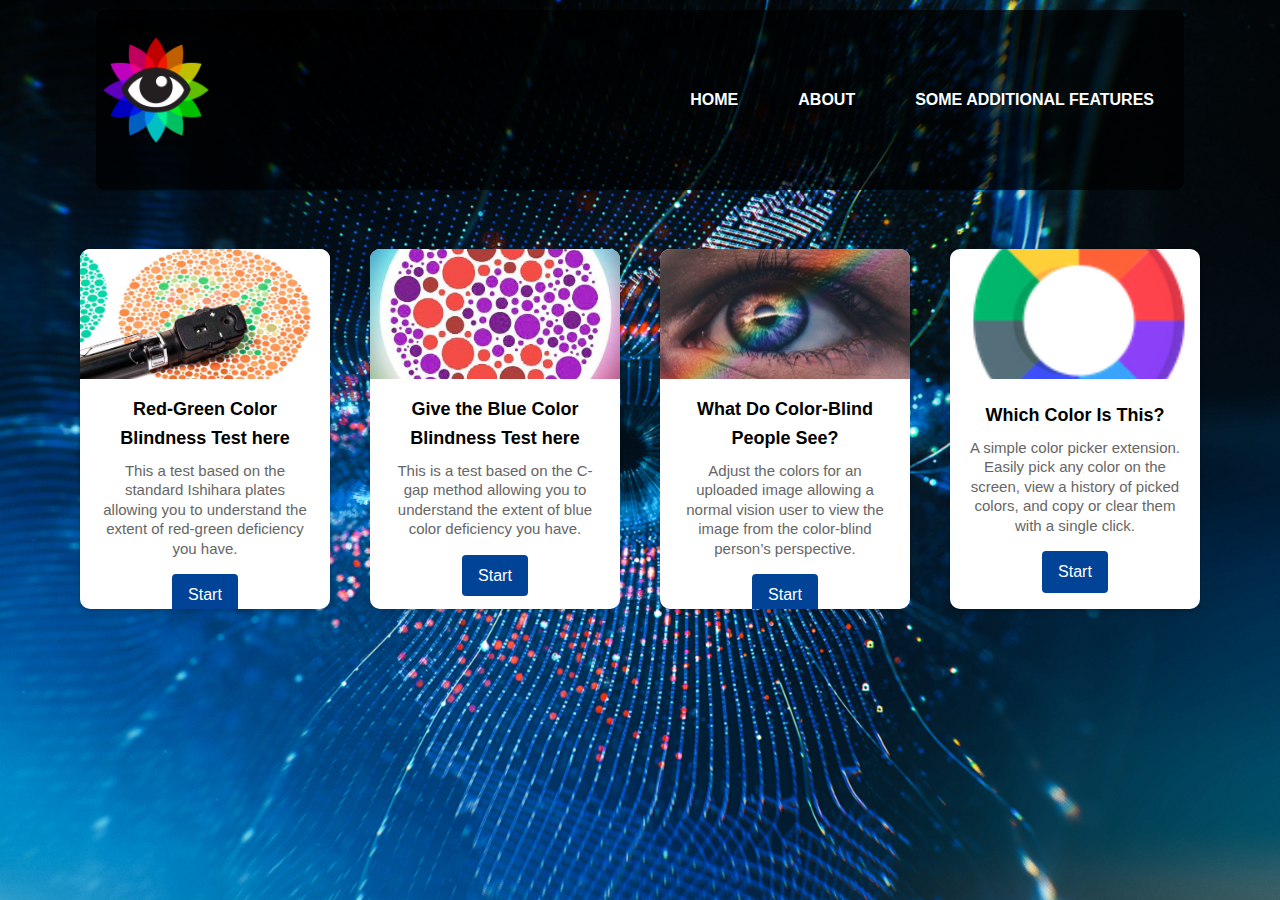
<file: colorblindhelper/index.html>
<!DOCTYPE html>
<html lang="en">
<head>
    <meta charset="UTF-8">
    <meta name="viewport" content="width=device-width, initial-scale=1.0">
    <link rel="stylesheet" href="style.css">
    <title>Colour Detection</title>
</head>
<body>
    <div class="banner">
        <div class="navbar">
            <div class="circular-image">
                <img src="logo.png" class="logo">
            </div>
            <ul>
                <li><a href="#">Home</a></li>
                <li><a href="about_page.html">About</a></li>
                <li><a href="additional_features.html">Some Additional Features</a></li>
            </ul>
        </div>
        <div class="content">
            <div class="card-container">
                <div class="card">
                    <img src="red_green_test.jpg">
                    <div class="card-content">
                        <h3>Red-Green Color Blindness Test here</h3>
                        <p>This a test based on the standard Ishihara plates allowing you to understand the extent of red-green deficiency you have.</p>
                        <a href="test_home.html" class="btn">Start</a>
                    </div>
                </div>
                <div class="card">
                    <img src="blue_test.jpg">
                    <div class="card-content">
                        <h3>Give the Blue Color Blindness Test here</h3>
                        <p>This is a test based on the C-gap method allowing you to understand the extent of blue color deficiency you have.</p>
                        <a href="blue_test.html" class="btn">Start</a>
                    </div>
                </div>
                <div class="card">
                    <img src="how_color_blind_see.jpg">
                    <div class="card-content">
                        <h3>What Do Color-Blind People See?</h3>
                        <p>Adjust the colors for an uploaded image allowing a normal vision user to view the image from the color-blind person’s perspective.</p>
                        <a href="color_perceive.html" class="btn">Start</a>
                    </div>
                </div>
                <div class="card">
                    <img src="color_picker_128.png">
                    <div class="card-content">
                        <h3>Which Color Is This? </h3>
                        <p>A simple color picker extension. Easily pick any color on the screen, view a history of picked colors, and copy or clear them with a single click.</p>
                        <a href="color_picker.html" class="btn">Start</a>
                    </div>
                </div>
            </div>       
        </div>
    </div>
</body>
</html>
</file>
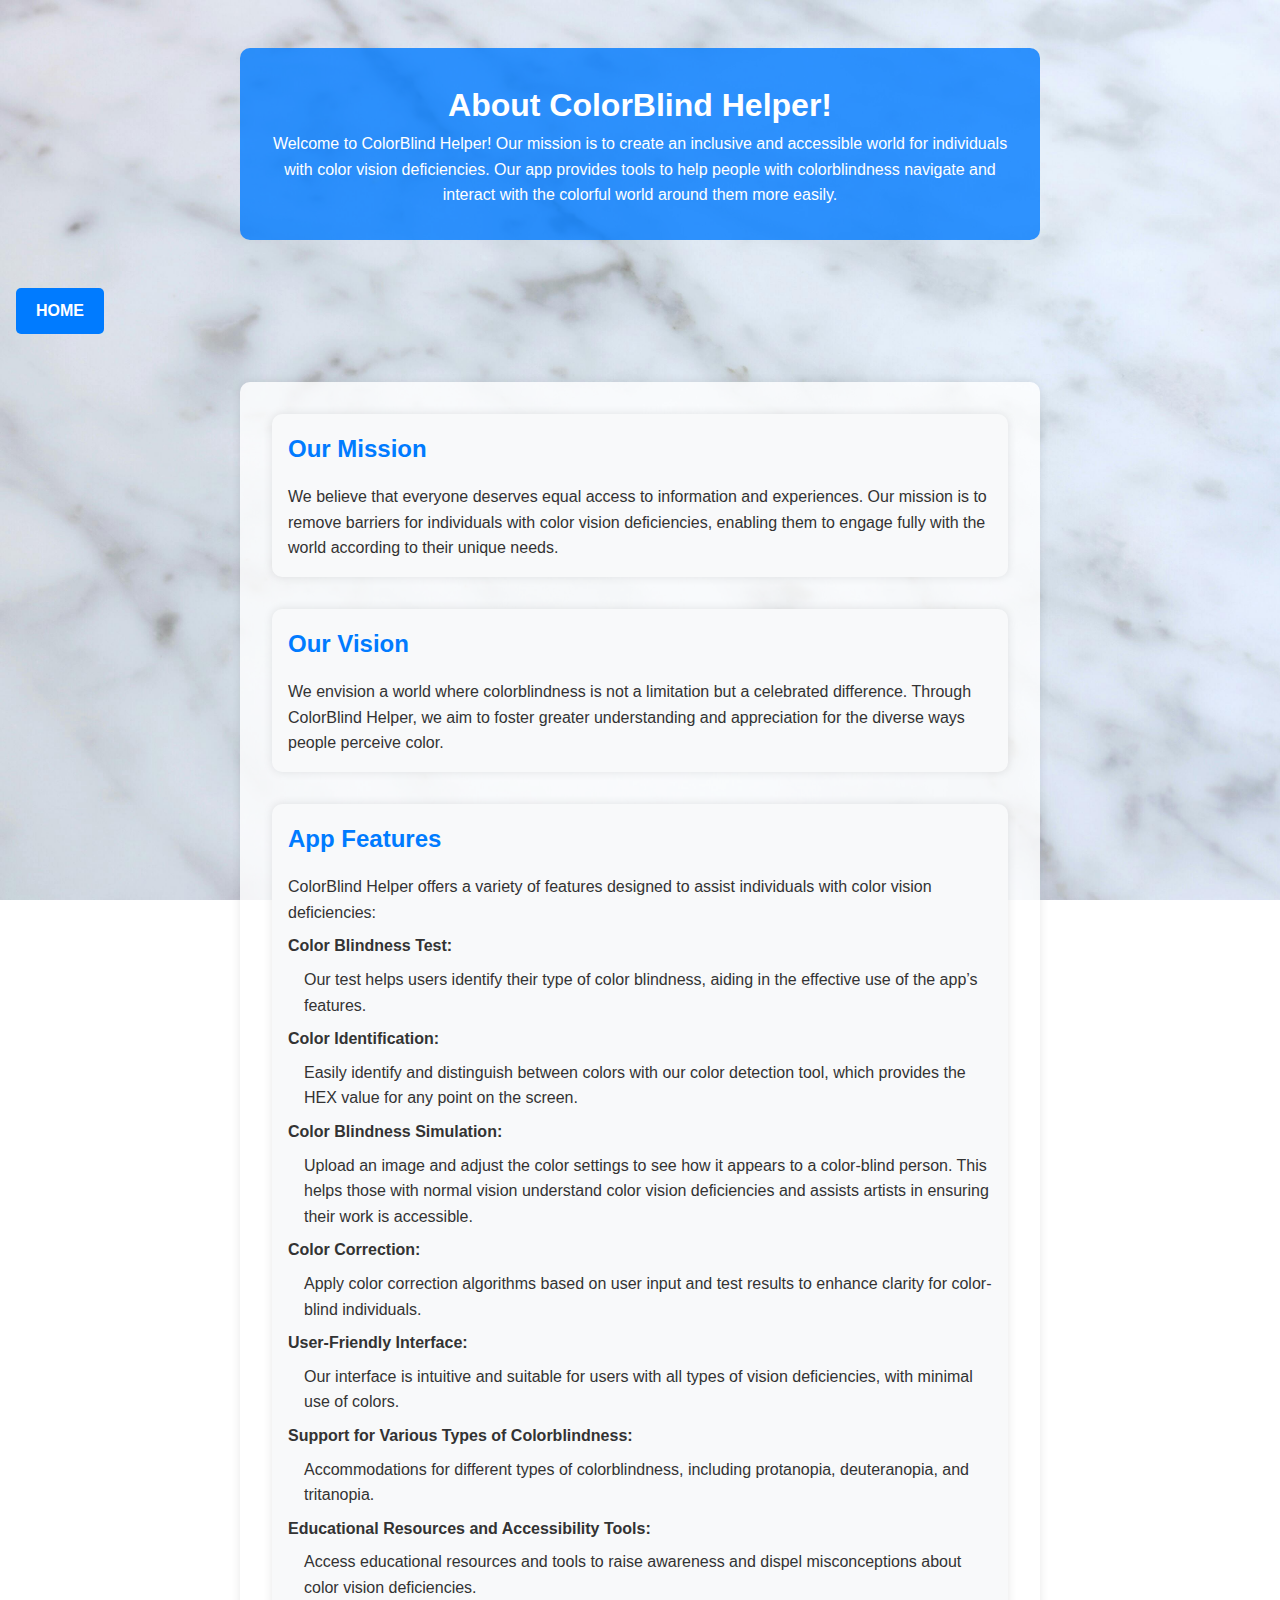
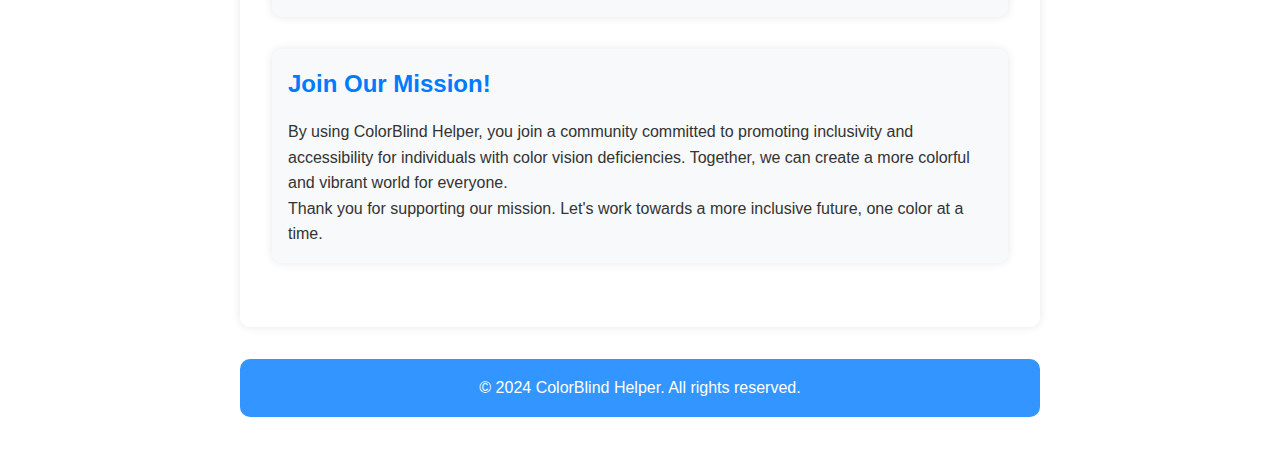
<file: colorblindhelper/about_page.html>
<!DOCTYPE html>
<html lang="en">
<head>
  <meta charset="UTF-8">
  <meta name="viewport" content="width=device-width, initial-scale=1.0">
  <title>About Our Colorblindness App</title>
  <link rel="stylesheet" href="about_style.css">
</head>
<body>
  <header>
    <h1>About ColorBlind Helper!</h1>
    <p>Welcome to ColorBlind Helper! Our mission is to create an inclusive and accessible world for individuals with color vision deficiencies. Our app provides tools to help people with colorblindness navigate and interact with the colorful world around them more easily.</p>
  </header>
  <a href="index.html">HOME</a>
  <main>
    <section>
      <h2>Our Mission</h2>
      <p>We believe that everyone deserves equal access to information and experiences. Our mission is to remove barriers for individuals with color vision deficiencies, enabling them to engage fully with the world according to their unique needs.</p>
    </section>
    <section>
      <h2>Our Vision</h2>
      <p>We envision a world where colorblindness is not a limitation but a celebrated difference. Through ColorBlind Helper, we aim to foster greater understanding and appreciation for the diverse ways people perceive color.</p>
    </section>
    <section>
      <h2>App Features</h2>
      <p>ColorBlind Helper offers a variety of features designed to assist individuals with color vision deficiencies:</p>
      <ul>
        <li>Color Blindness Test:</li>
        <p> Our test helps users identify their type of color blindness, aiding in the effective use of the app’s features.</p>
        <li>Color Identification:</li>
        <p> Easily identify and distinguish between colors with our color detection tool, which provides the HEX value for any point on the screen.</p>
        <li>Color Blindness Simulation:</li>
        <p>Upload an image and adjust the color settings to see how it appears to a color-blind person. This helps those with normal vision understand color vision deficiencies and assists artists in ensuring their work is accessible.</p>
        <li>Color Correction:</li>
        <p>Apply color correction algorithms based on user input and test results to enhance clarity for color-blind individuals.</p>
        <li>User-Friendly Interface:</li>
        <p> Our interface is intuitive and suitable for users with all types of vision deficiencies, with minimal use of colors.</p>
        <li>Support for Various Types of Colorblindness:</li>
        <p> Accommodations for different types of colorblindness, including protanopia, deuteranopia, and tritanopia.</p>
        <li>Educational Resources and Accessibility Tools:</li>
        <p> Access educational resources and tools to raise awareness and dispel misconceptions about color vision deficiencies.</p>
      </ul>
    </section>
    <section>
      <h2>Join Our Mission!</h2>
      <p>By using ColorBlind Helper, you join a community committed to promoting inclusivity and accessibility for individuals with color vision deficiencies. Together, we can create a more colorful and vibrant world for everyone.</p>
      <p>Thank you for supporting our mission. Let's work towards a more inclusive future, one color at a time.</p>
    </section>
  </main>
  <footer>
    <p>&copy; 2024 ColorBlind Helper. All rights reserved.</p>
  </footer>
</body>
</html>
</file>
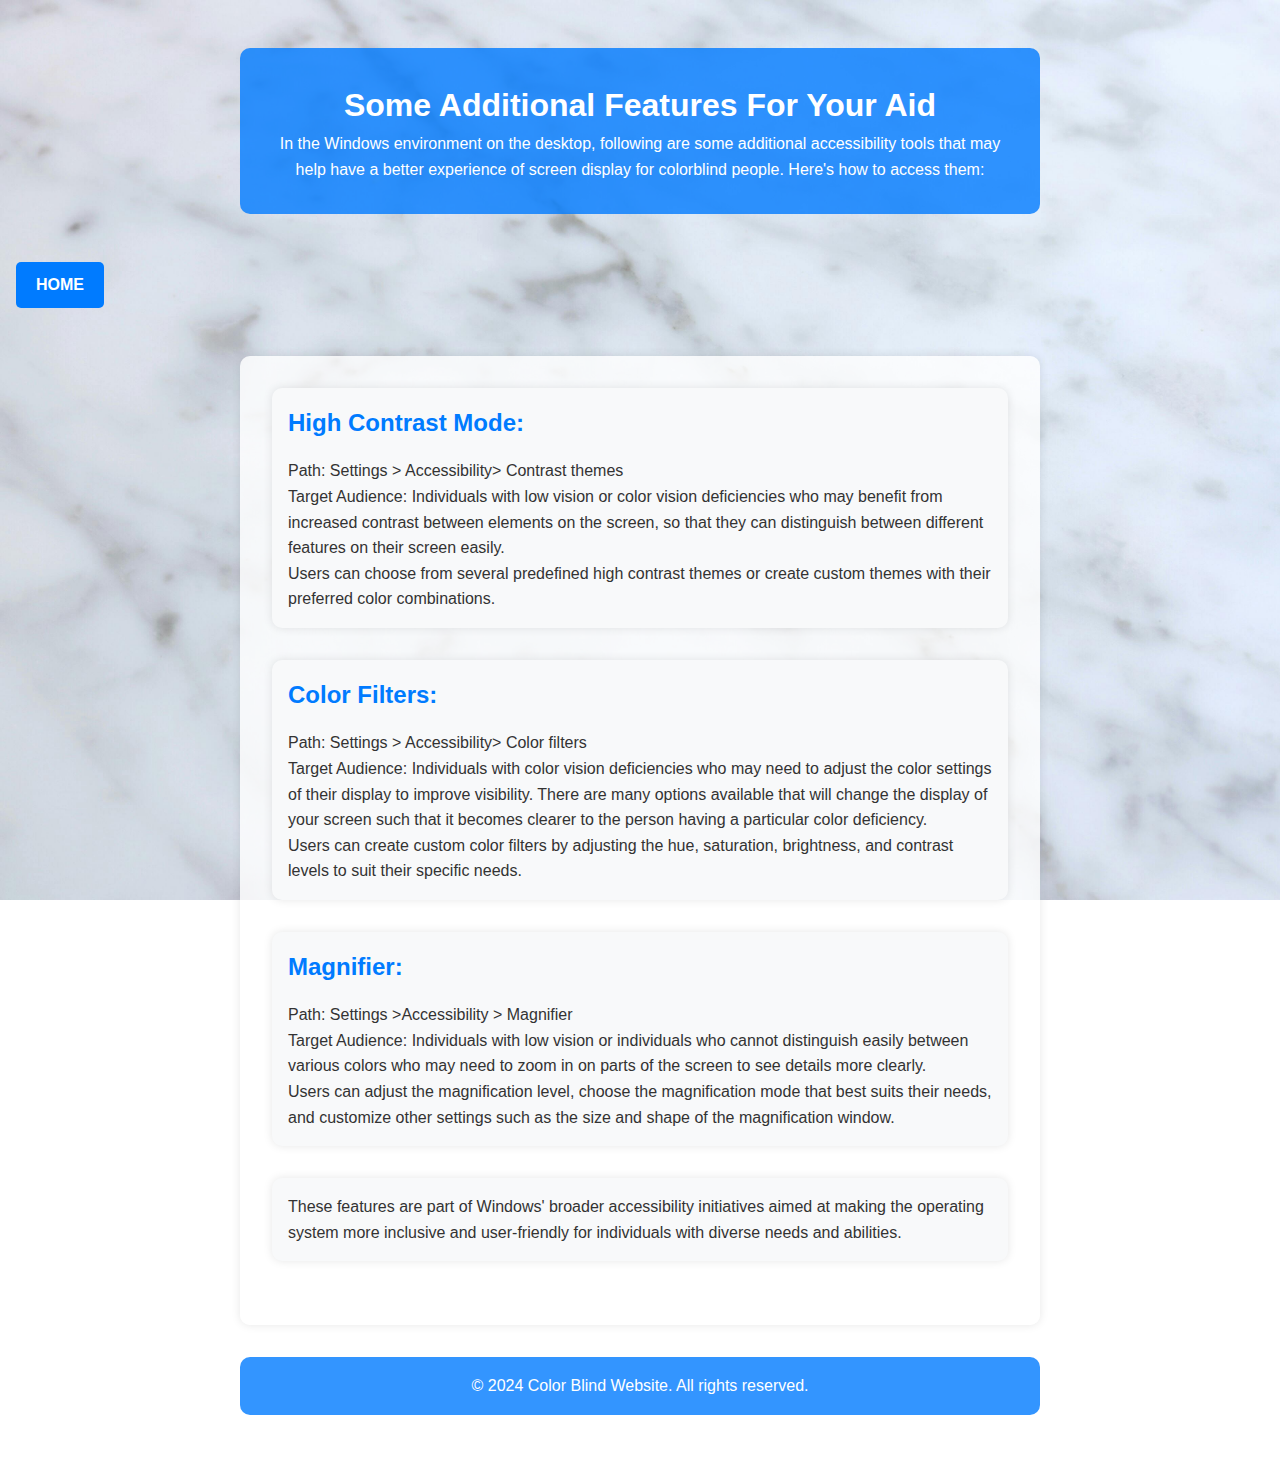
<file: colorblindhelper/additional_features.html>
<!DOCTYPE html>
<html lang="en">
<head>
  <meta charset="UTF-8">
  <meta name="viewport" content="width=device-width, initial-scale=1.0">
  <title>About Our Colorblindness App</title>
  <link rel="stylesheet" href="about_style.css">
</head>
<body>
  <header>
    <h1>Some Additional Features For Your Aid</h1>
    <p>In the Windows environment on the desktop, following are some additional accessibility tools that may help have a better experience of screen display for colorblind people. Here's how to access them:</p>
  </header>
  <a href="index.html">HOME</a>
  <main>
    <section>
      <h2>High Contrast Mode:</h2>
      <p>Path: Settings > Accessibility> Contrast themes<br>
        Target Audience: Individuals with low vision or color vision deficiencies who may benefit from increased contrast between elements on the screen, so that they can distinguish between different features on their screen easily.<br>
        Users can choose from several predefined high contrast themes or create custom themes with their preferred color combinations.
        </p>
    </section>
    <section>
      <h2>Color Filters:</h2>
      <p>Path: Settings > Accessibility> Color filters<br>
        Target Audience: Individuals with color vision deficiencies who may need to adjust the color settings of their display to improve visibility. There are many options available that will change the display of your screen such that it becomes clearer to the person having a particular color deficiency.<br>
        Users can create custom color filters by adjusting the hue, saturation, brightness, and contrast levels to suit their specific needs.    
    </p>
    </section>
    <section>
      <h2>Magnifier:</h2>
      <p>Path: Settings >Accessibility > Magnifier<br>
        Target Audience: Individuals with low vision or individuals who cannot distinguish easily between various colors who may need to zoom in on parts of the screen to see details more clearly.<br>
         Users can adjust the magnification level, choose the magnification mode that best suits their needs, and customize other settings such as the size and shape of the magnification window.
        </p>
    </section>
    <section>
      <p>These features are part of Windows' broader accessibility initiatives aimed at making the operating system more inclusive and user-friendly for individuals with diverse needs and abilities. </p>
    </section>
  </main>
  <footer>
    <p>&copy; 2024 Color Blind Website. All rights reserved.</p>
  </footer>
</body>
</html>
</file>
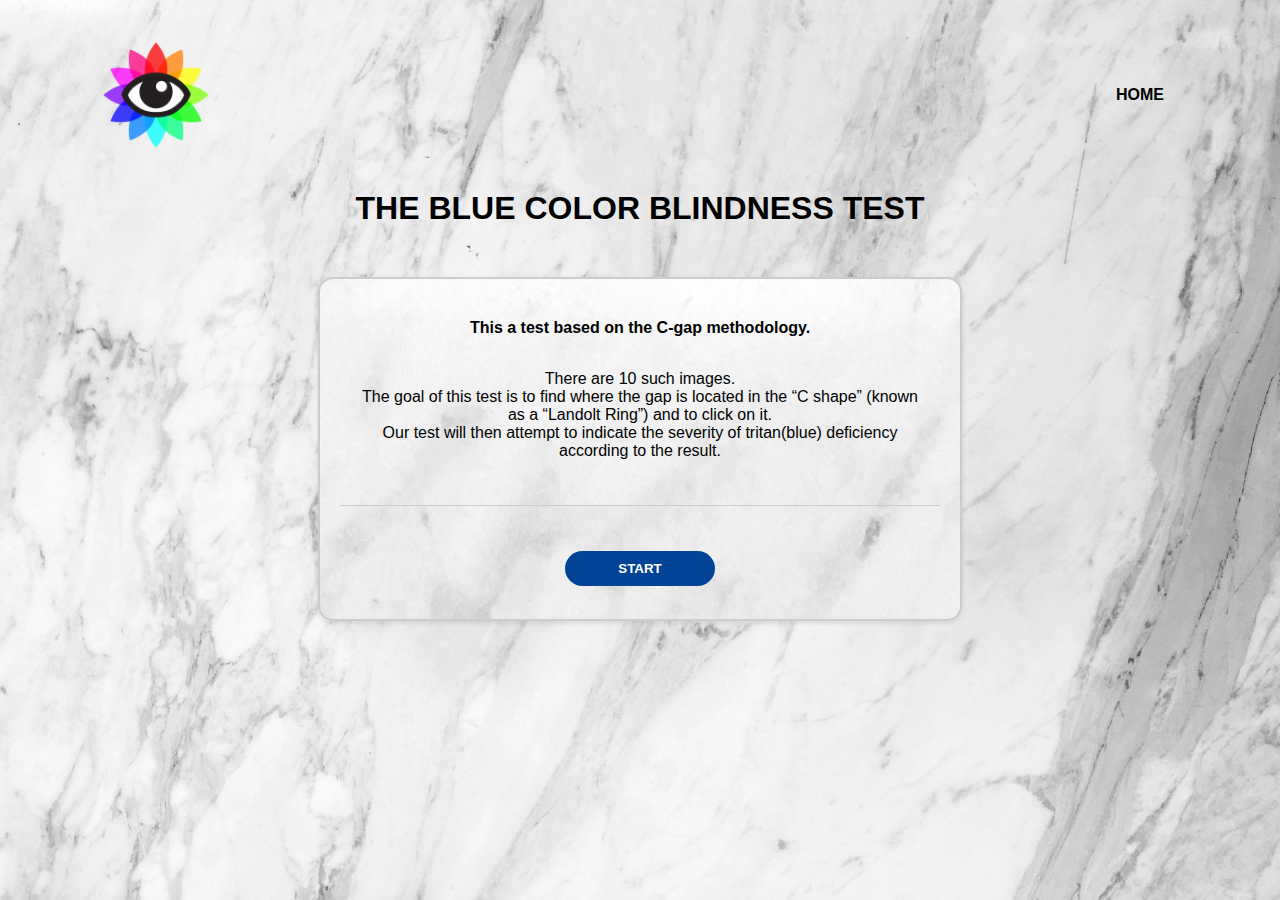
<file: colorblindhelper/blue_test.html>
<!DOCTYPE html>
<html lang="en">
<head>
    <meta charset="UTF-8">
    <meta name="viewport" content="width=device-width, initial-scale=1.0">
    <link rel="stylesheet" href="styletest_home.css">
    <title>Give Test Here</title>
</head>
<body>
    <div class="banner">
    <div class="navbar">
        <div class="circular-image">
        <img src="logo.png" class="logo"></div>
        <ul>
            <li><a href="index.html">Home</a></li>
        </ul>
    </div>
    <div class="content">
        <h1>THE BLUE COLOR BLINDNESS TEST</h1>
        <div class="textbox">
       <div class="part1"><p class="t1">This a test based on the C-gap methodology.</p><p class="t2"><br>There are 10 such images.<br>The goal of this test is to find where the gap is located in the “C shape” (known as a “Landolt Ring”) and to click on it. 
        <br>Our test will then attempt to indicate the severity of tritan(blue) deficiency according to the result.</p></div>
        <div class="part2">
            <a href="bluetest_quepage.html">
            <button type="button">START<span></span></button></a>
        </div>
</div>
</div>
</div>
</body>
</html>
</file>
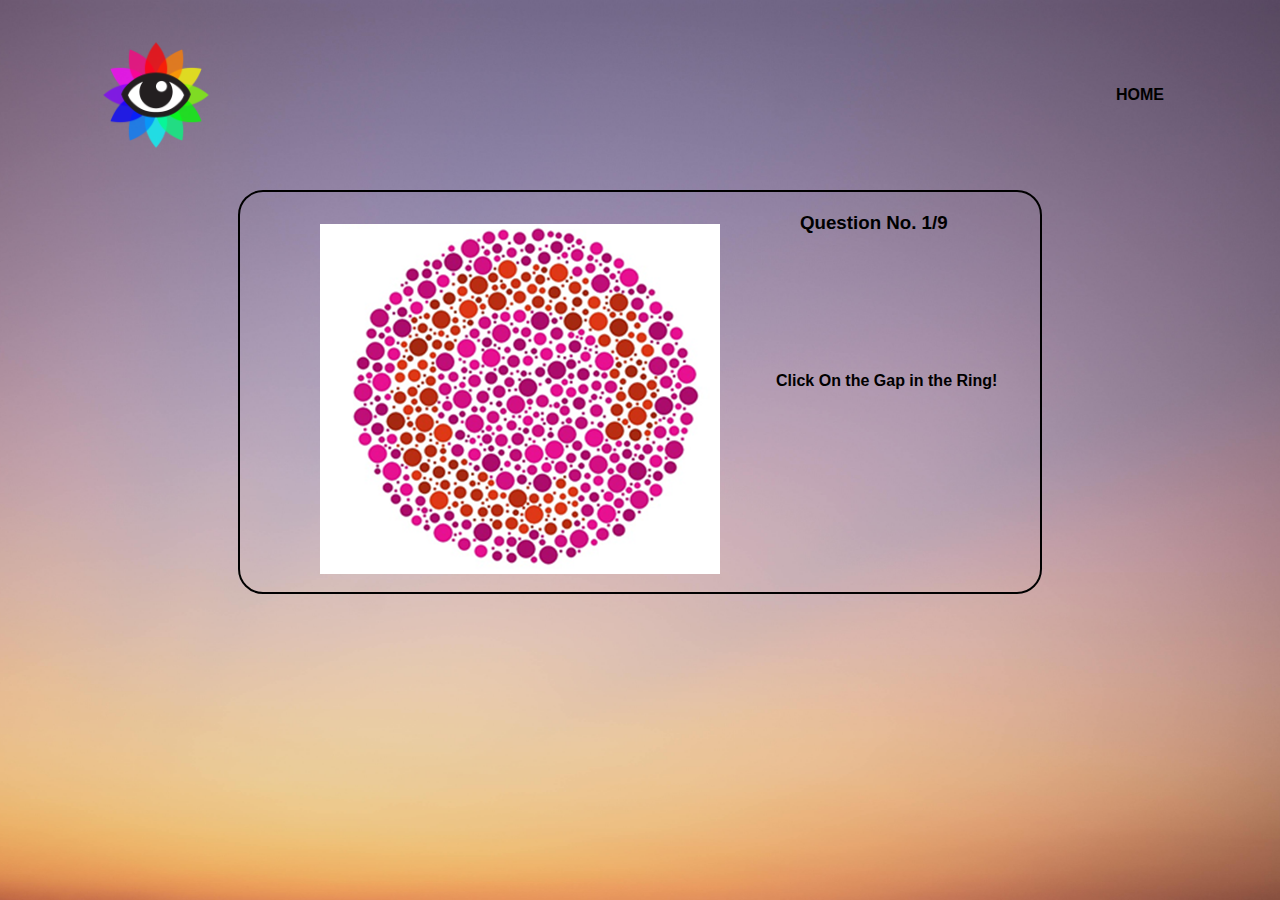
<file: colorblindhelper/bluetest_quepage.html>
<!DOCTYPE html>
<html lang="en">
<head>
    <meta charset="UTF-8">
    <meta name="viewport" content="width=device-width, initial-scale=1.0">
    <title>Blue Color Blind Test</title>
    <link rel="stylesheet" href="bluetest_quepage.css">
</head>
<body>
    <div class="banner">
        <div class="navbar">
            <div class="circular-image">
            <img src="logo.png" class="logo"></div>
            <ul>
                <li><a href="index.html">Home</a></li>
            </ul>
        </div>
        <div class="quiz-section">
            <div class="quiz" id="quiz">
            <!--Dynamically load quiz questions-->
            </div>
        </div>
        <script src="bluetest_quepage.js"></script>
    </div>
</body>
</html>
</file>
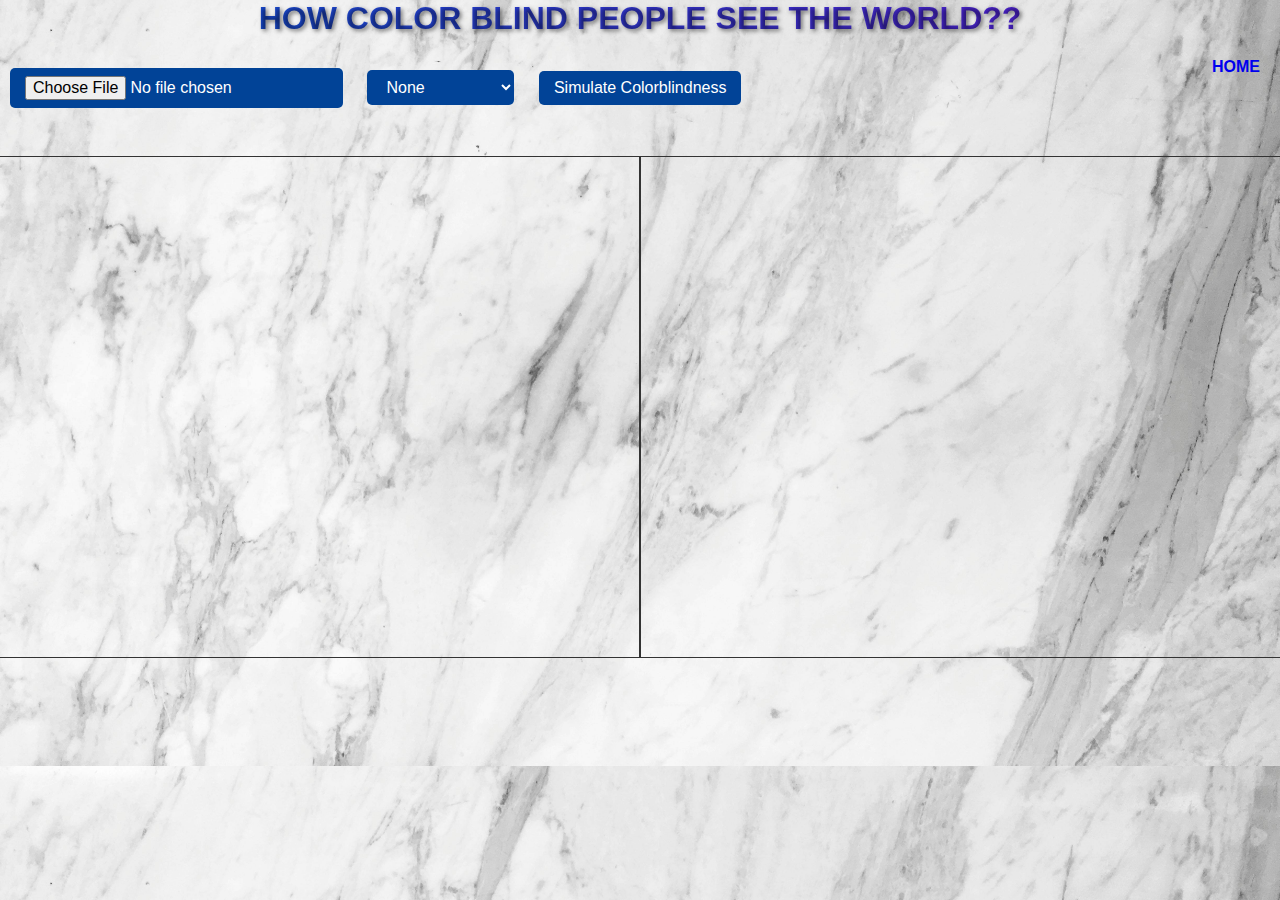
<file: colorblindhelper/color_perceive.html>
<!DOCTYPE html>
<html lang="en">
<head>
    <meta charset="UTF-8">
    <meta name="viewport" content="width=device-width, initial-scale=1.0">
    <title>Colorblind Simulation</title>
    <link rel="stylesheet" href="color_perceive.css">
</head>
<body>
    <h1>HOW COLOR BLIND PEOPLE SEE THE WORLD?? </h1>
    <a href='index.html'>HOME</a>
    <input type="file" id="uploadInput">
    <select id="deficiencyType">
        <option value="none">None</option>
        <option value="protanopia">Protanopia</option>
        <option value="deuteranopia">Deuteranopia</option>
        <option value="tritanopia">Tritanopia</option>
    </select>
    <button onclick="simulateAndDisplay()">Simulate Colorblindness</button>
    <br><br>
    <div id="outputContainer">
        <canvas id="originalCanvas" width="400" height="200"></canvas>
        <canvas id="modifiedCanvas" width="400" height="200"></canvas>
    </div>
    <script src="color_perceive.js"></script>
</body>
</html>
</file>
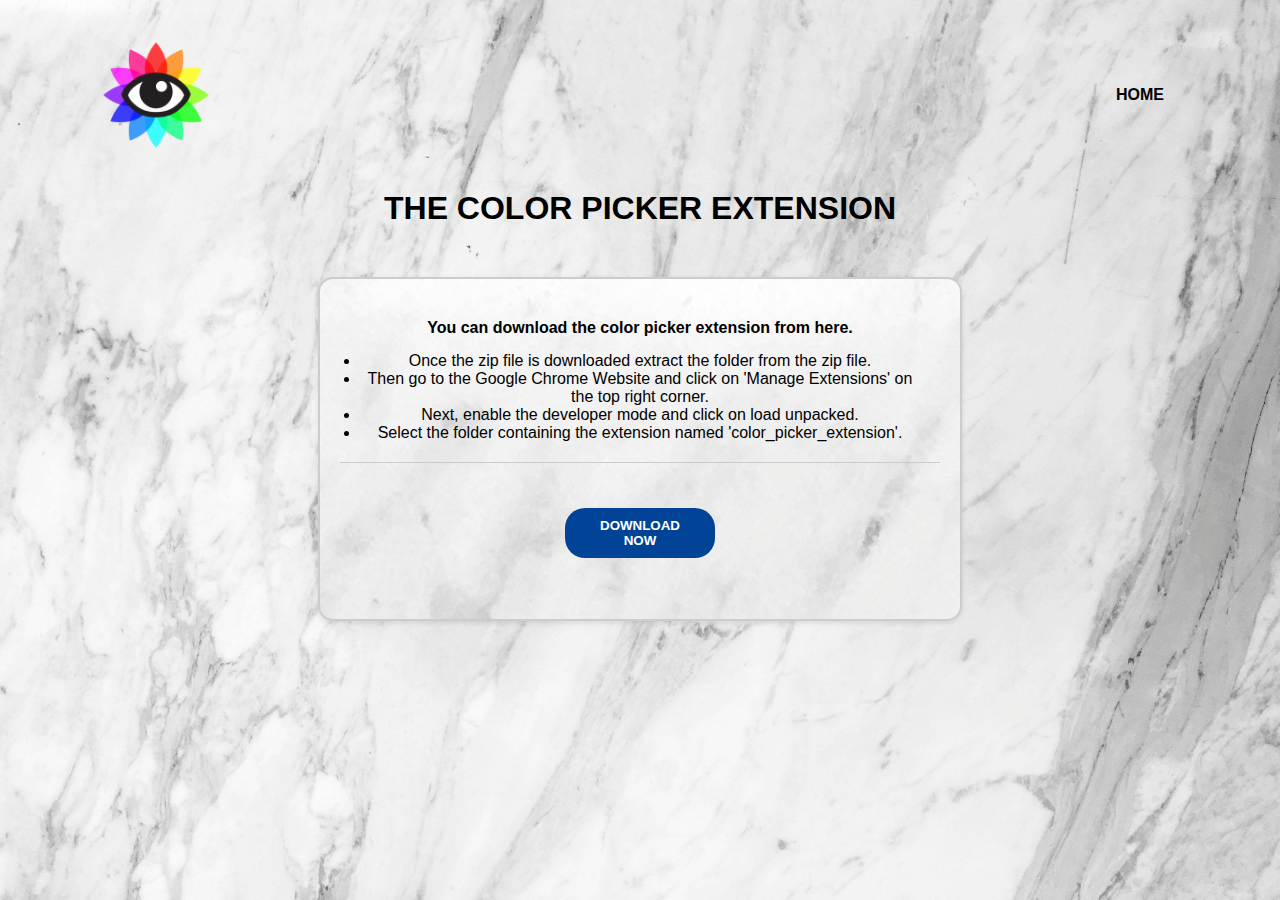
<file: colorblindhelper/color_picker.html>
<!DOCTYPE html>
<html lang="en">
<head>
    <meta charset="UTF-8">
    <meta name="viewport" content="width=device-width, initial-scale=1.0">
    <link rel="stylesheet" href="styletest_home.css">
    <title>Give Test Here</title>
</head>
<body>
    <div class="banner">
    <div class="navbar">
        <div class="circular-image">
        <img src="logo.png" class="logo"></div>
        <ul>
            <li><a href="index.html">Home</a></li>
        </ul>
    </div>
    <div class="content">
        <h1>THE COLOR PICKER EXTENSION</h1>
        <div class="textbox">
       <div class="part1"><p class="t1">You can download the color picker extension from here. <ul>
        <li>Once the zip file is downloaded extract the folder from the zip file.</li>
        <li>Then go to the Google Chrome Website and click on 'Manage Extensions' on the top right corner.</li>
        <li>Next, enable the developer mode and click on load unpacked.</li>
        <li>Select the folder containing the extension named 'color_picker_extension'.</li>
       </ul></p></div>
        <div class="part2">
            <a href="color_picker_extension.zip">
            <button type="button">DOWNLOAD NOW<span></span></button></a>
        </div>
</div>
</div>
</div>
</body>
</html>
</file>
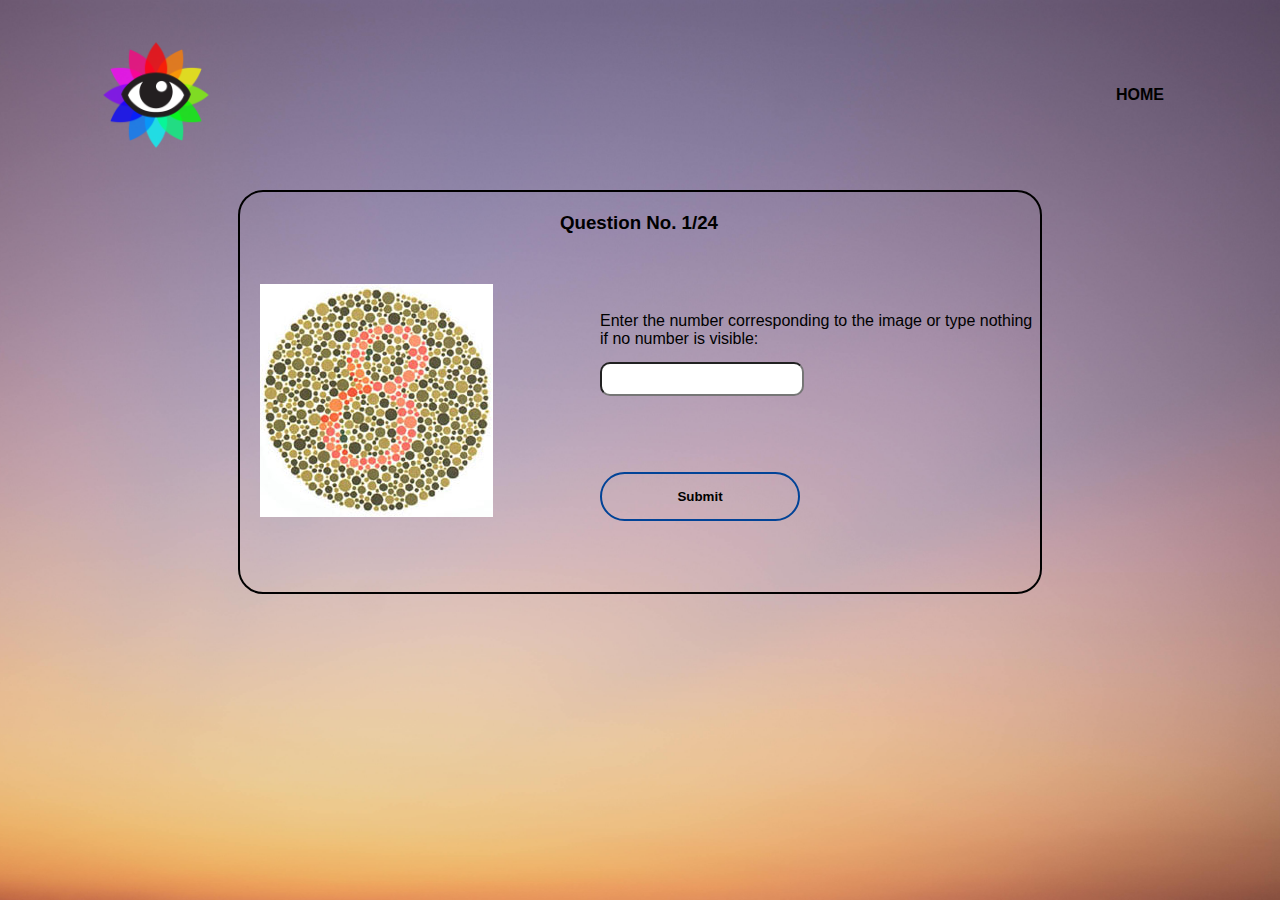
<file: colorblindhelper/questionpage.html>
<!DOCTYPE html>
<html lang="en">
<head>
    <meta charset="UTF-8">
    <meta name="viewport" content="width=device-width, initial-scale=1.0">
    <title>Red-Green Colour Blind Test</title>
    <link rel="stylesheet" href="questionpage.css">
</head>
<body>
    <div class="banner">
    <div class="navbar">
        <div class="circular-image">
        <img src="logo.png" class="logo"></div>
        <ul>
            <li><a href="index.html">Home</a></li>
        </ul>
    </div>
    <div class="quiz-section">
        <div class="quiz">
            <h3 class="question_num">Question No. 1/24</h3>
            <img src="ishihara plates\Ishihara-Plate-8.jpg" alt="image" class="plate">
            <form id="input-form">
                <label for="image-number">Enter the number corresponding to the image or type nothing if no number is visible:</label><br>
                <input class="image-number" type="text" id="image-number" name="image-number">
            </form>
            <button class="button">Submit<span></span></button>
        </div>
    </div>
    <script src="questionpage.js"></script>
</div>
</body>
</html>
</file>
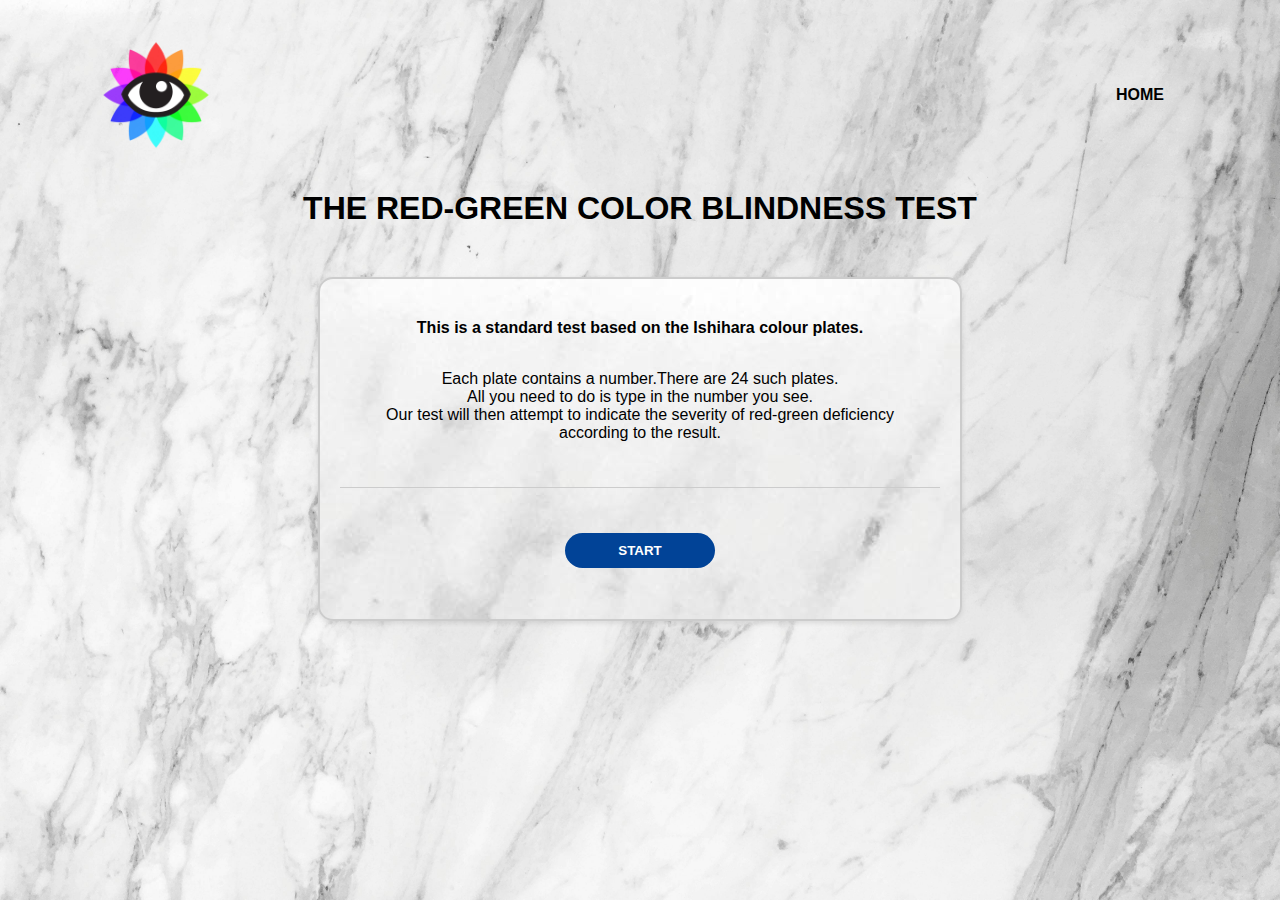
<file: colorblindhelper/test_home.html>
<!DOCTYPE html>
<html lang="en">
<head>
    <meta charset="UTF-8">
    <meta name="viewport" content="width=device-width, initial-scale=1.0">
    <link rel="stylesheet" href="styletest_home.css">
    <title>Give Test Here</title>
</head>
<body>
    <div class="banner">
    <div class="navbar">
        <div class="circular-image">
        <img src="logo.png" class="logo"></div>
        <ul>
            <li><a href="index.html">Home</a></li>
        </ul>
    </div>
    <div class="content">
        <h1>THE RED-GREEN COLOR BLINDNESS TEST</h1>
        <div class="textbox">
       <div class="part1"><p class="t1">This is a standard test based on the Ishihara colour plates.</p><p class="t2"><br>Each plate contains a number.There are 24 such plates.<br>All you need to do is type in the number you see.
        <br>Our test will then attempt to indicate the severity of red-green deficiency according to the result.</p></div>
        <div class="part2">
            <a href="questionpage.html">
            <button type="button">START<span></span></button></a>
        </div>
</div>
</div>
</div>
</body>
</html>
</file>
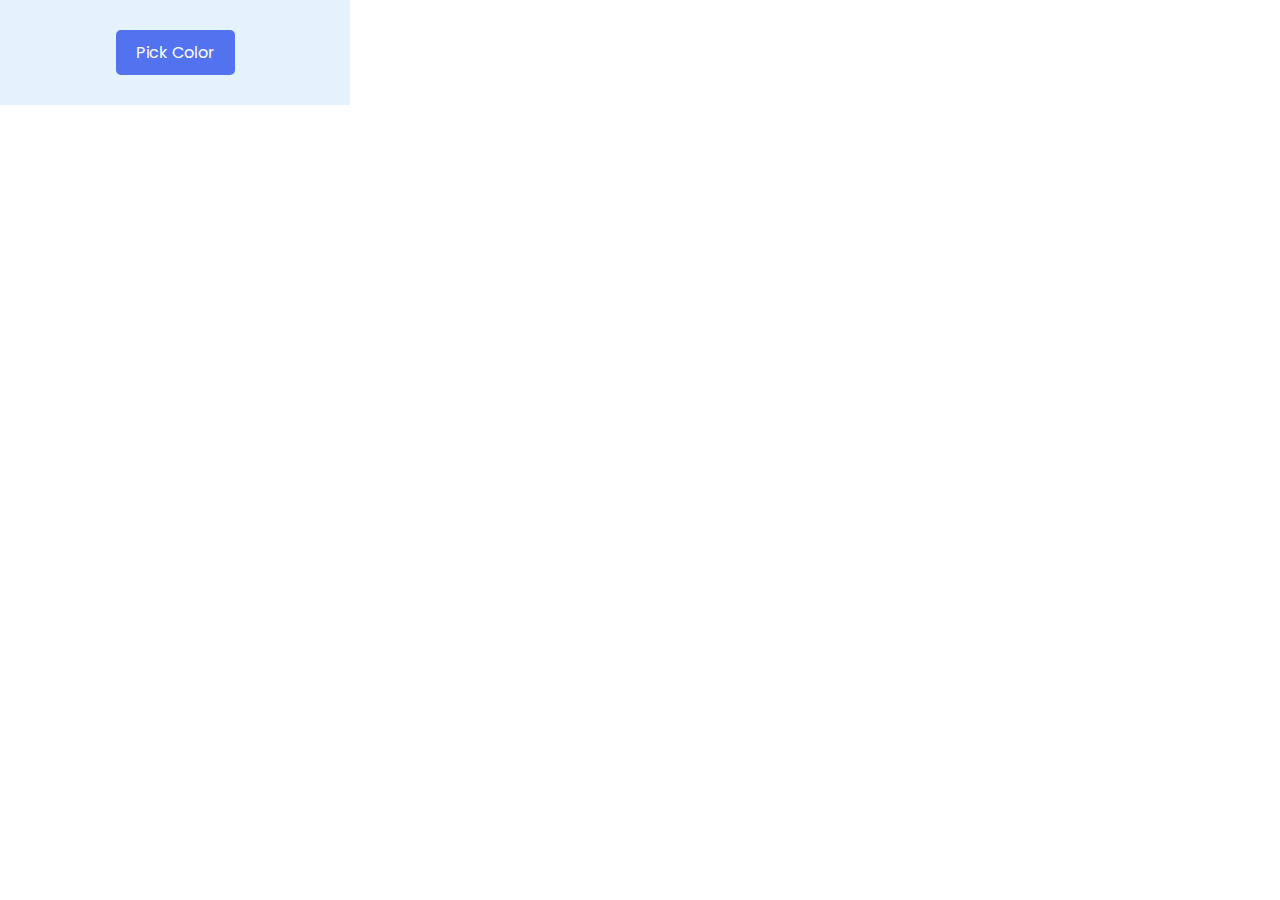
<file: colorblindhelper/color_picker_extension/extension.html>
<!DOCTYPE html>
<html lang="en">
<head>
    <meta charset="UTF-8">
    <meta name="viewport" content="width=device-width, initial-scale=1.0">
    <title>Color Picker Extension</title>
    <link rel="stylesheet" href="extension.css">
</head>
<body>
    <div class="popup">
        <div class="picker">
            <button id="color-picker">Pick Color</button>
        </div>
        <div class="picked-colors hide">
            <header>
                <p class="title">Picked Colors</p>
                <span class="clear-all">Clear All</span>
            </header>
            <ul class="all-colors"></ul>
        </div>
    </div>
    <script type="text/javascript" src="ntc.js"></script>
    <script src="extension.js" defer></script>
</body>
</html>
</file>
<file: colorblindhelper/styletest_home.css>
*{
    margin:0;
    padding:0;
    font-family:sans-serif;
}
.banner{
    width:100%;
    height:100vh;
    background-image:url("pexels-henry-&-co-2341290.jpg");
    background-size:cover;
    background-position: center;
}

.circular-image {
    width: 120px; 
    height: 120px;
    border-radius: 50%; 
    overflow: hidden; 
    cursor:pointer;
  }
.circular-image img{
    width:100%;
    height:auto;
    display: block;
}

.navbar{
    width:85%;
    margin:auto;
    padding:35px 0;
    display:flex;
    align-items: center;
    justify-content: space-between;
}

.navbar ul li{
    list-style: none;
    display:inline-block;
    font-weight: bold;
    margin:0 20px;
    position: relative;
}
.navbar ul li a{
    text-decoration: none;
    color:black;
    text-transform: uppercase;
}
.navbar ul li::after{
    content:'';
    height:3px;
    width:0;
    background:#014397;
    position: absolute;
    left:0;
    bottom:-10px;
    transition:0.5s;
}
.navbar ul li:hover::after{
    width:100%;
}
.content h1{
   font-family:Verdana, Geneva, Tahoma, sans-serif;
   text-align:center; 
}
.textbox{
    width:80%;
    max-width:600px;
    padding:20px;
    height:300px;
    margin:50px auto;
    border:2px solid #ccc;
    border-radius:15px;
    background-image: url("pexels-henry-&-co-2341290.jpg");
    box-shadow: 0 2px 5px rgba(0, 0, 0, 0.1);
    text-align:center;
}
.part1, .part2 {
    padding: 20px; /* Add padding to both parts for spacing */
}
.part1 {
    border-bottom: 1px solid #ccc; /* Add a border between parts */
}
.t1{
    font-family: Verdana, Geneva, Tahoma, sans-serif;
    font-weight: bold;
    margin-bottom: 15px;
}
.t2{
    font-family: Verdana, Geneva, Tahoma, sans-serif;
    margin-bottom: 25px;
}
.part2{
margin-top: 20px;
}
button{
    width: 150px;
    padding: 10px 20px;
    margin-top: 5px; /* Add some space above the button */
    border-radius: 20px;
    border: none;
    background-color: #014397;
    color: #fff;
    font-weight: bold;
    cursor: pointer;
    transition: background-color 0.3s ease;
}
button:hover {
    background-color: #012d66; /* Darken the button on hover */
}
</file>
<file: colorblindhelper/bluetest_quepage.css>
*{
    margin:0;
    padding:0;
    font-family:sans-serif;
}
.banner{
    width:100%;
    height:100vh;
    background-image: url("pexels-alexander-kovalev-2847648.jpg");
    background-size: cover;
    background-position: center;
}

.circular-image {
    width: 120px; 
    height: 120px;
    border-radius: 50%; 
    overflow: hidden; 
    cursor:pointer;
  }
.circular-image img{
    width:100%;
    height:auto;
    display: block;
}
.navbar{
    width:85%;
    margin:auto;
    padding:35px 0;
    display:flex;
    align-items: center;
    justify-content: space-between;
}

.navbar ul li{
    list-style: none;
    display:inline-block;
    font-weight: bold;
    margin:0 20px;
    position: relative;
}
.navbar ul li a{
    text-decoration: none;
    color:black;
    text-transform: uppercase;
}
.navbar ul li::after{
    content:'';
    height:3px;
    width:0;
    background:#014397;
    position: absolute;
    left:0;
    bottom:-10px;
    transition:0.5s;
}
.navbar ul li:hover::after{
    width:100%;
}
.quiz{
    width:800px;
    height:400px;
    margin:0px auto;
    border:2px solid black;
    border-radius: 25px;
    position:relative;
}
.quiz h3{
    top:5%;
    left:70%;
    position:absolute;
}
.plate{
    position:absolute;
    left:10%;
    top:8%;
    height:350px;
    width:400px;
    }
.quiz h4{
    position:absolute;
    top:45%;
    left:67%;
}
.result {
    position:absolute;
    top:50%;
    left:50%;
    transform: translate(-50%,-50%);
    text-align: center;
}
.reload-button{
    width:200px;
    padding:15px 0px;
    text-align: center;
    margin:20px 10px;
    border-radius: 25px;
    font-weight:bold;
    border:2px solid #014397;
    background: transparent;
    cursor:pointer;
    position:relative;
    overflow:hidden;
}
.reload-button span{
    background: #014397;
    height:100%;
    width:0;
    border-radius:25px;
    position:absolute;
    left:0;
    bottom:0;
    z-index: -1;
    transition: 0.5s;
}
button:hover span{
    width:100%;
}
button:hover{
    border:none;
}
</file>
<file: colorblindhelper/color_perceive.css>
body {
    margin: 0;
    padding: 0;
    font-family: Arial, sans-serif;
    background-image: url('pexels-henry-&-co-2341290.jpg'); /* Replace 'background.jpg' with your image path */
    background-size: cover;
    background-position: center;
}

.container {
    max-width: 600px;
    margin: 0 auto;
    padding: 20px;
    background-color: rgba(255, 255, 255, 0.8); /* Background color with transparency */
    border-radius: 10px;
    text-align: center;
}



h1 {
    color: #fff;
    text-align: center;
    margin-top: 0;
    font-family: 'Arial Black', sans-serif; /* Choose an attractive font */
    text-transform: uppercase; /* Convert text to uppercase */
    text-shadow: 2px 2px 4px rgba(0, 0, 0, 0.5); /* Add a subtle text shadow */
    background: linear-gradient(45deg, #0557ca, #5f14ce); /* Apply a gradient color effect */
    -webkit-background-clip: text; /* Clip text to the background */
    -webkit-text-fill-color: transparent; /* Hide the text color */
    animation: glow 2s infinite alternate; /* Add a glow animation */
   
}

a{
    float:right;
    text-decoration: none;
    font-weight: bold;
    margin-right: 20px;
}

@keyframes glow {
    from {
        text-shadow: 2px 2px 10px rgba(255, 255, 255, 0.5);
    }
    to {
        text-shadow: 2px 2px 20px rgba(255, 255, 255, 1);
    }
}


input[type="file"],
select,
button {
    margin: 10px;
    padding: 8px 15px;
    font-size: 16px;
    border: none;
    border-radius: 5px;
    background-color: #014397; /* Button background color */
    color: white;
    cursor: pointer;
}



canvas {
    display: block;
    margin: 20px auto;
    border: 1px solid #333; /* Border color for canvas */
    width: 80%; /* Set the desired width */
    max-width: 700px; /* Set the maximum width */
    height: 500px ; /* Maintain aspect ratio */
}


#outputContainer {
    display: flex;
    justify-content: center;
}
</file>
<file: colorblindhelper/questionpage.css>
*{
    margin:0;
    padding:0;
    font-family:sans-serif;
}
.banner{
    width:100%;
    height:100vh;
    background-image: url("pexels-alexander-kovalev-2847648.jpg");
    background-size: cover;
    background-position: center;
}

.circular-image {
    width: 120px; 
    height: 120px;
    border-radius: 50%; 
    overflow: hidden; 
    cursor:pointer;
  }
.circular-image img{
    width:100%;
    height:auto;
    display: block;
}

.navbar{
    width:85%;
    margin:auto;
    padding:35px 0;
    display:flex;
    align-items: center;
    justify-content: space-between;
}

.navbar ul li{
    list-style: none;
    display:inline-block;
    font-weight: bold;
    margin:0 20px;
    position: relative;
}
.navbar ul li a{
    text-decoration: none;
    color:black;
    text-transform: uppercase;
}
.navbar ul li::after{
    content:'';
    height:3px;
    width:0;
    background:#014397;
    position: absolute;
    left:0;
    bottom:-10px;
    transition:0.5s;
}
.navbar ul li:hover::after{
    width:100%;
}
.quiz{
    width:800px;
    height:400px;
    margin:0px auto;
    border:2px solid black;
    border-radius: 25px;
    position:relative;
}
.quiz h3{
    top:5%;
    left:40%;
    position:absolute;
}
.plate{
position:absolute;
left:20px;
top:23%;
}
#input-form{
    position:absolute;
    left:45%;
    top:30%;
}
.image-number{
    width:200px;
    height:30px;
    position:absolute;
    top:50px;
    border-radius:10px;
}
.button {
    position:relative;
    left:45%;
    top:70%;
    width:200px;
    padding:15px 0px;
    text-align: center;
    border-radius: 25px;
    font-weight:bold;
    border:2px solid #014397;
    background: transparent;
    cursor:pointer;
    overflow:hidden;
    transition: background-color 0.5s; 
}

.button:hover {
    border:none;
    background-color: #014397; 
}

.result {
    position:absolute;
    top:50%;
    left:50%;
    transform: translate(-50%,-50%);
    text-align: center;
}
.reload-button{
    width:200px;
    padding:15px 0px;
    text-align: center;
    margin:20px 10px;
    border-radius: 25px;
    font-weight:bold;
    border:2px solid #014397;
    background: transparent;
    cursor:pointer;
    position:relative;
    overflow:hidden;
}
.reload-button span{
    background: #014397;
    height:100%;
    width:0;
    border-radius:25px;
    position:absolute;
    left:0;
    bottom:0;
    z-index: -1;
    transition: 0.5s;
}
button:hover span{
    width:100%;
}
button:hover{
    border:none;
}
</file>
<file: colorblindhelper/color_picker_extension/extension.css>
@import url('https://fonts.googleapis.com/css2?family=Poppins:ital,wght@0,100;0,200;0,300;0,400;0,500;0,600;0,700;0,800;0,900;1,100;1,200;1,300;1,400;1,500;1,600;1,700;1,800;1,900&display=swap');
*{
    margin:0;
    padding:0;
    box-sizing: border-box;
    font-family: "Poppins", sans-serif;
}

.popup{
    width:350px;
}

.popup :where(.picker, header,.all-colors,.color){
    display:flex;
    align-items: center;
}
.popup .picker{
    padding:30px 0;
    display:flex;
    justify-content: center;
    background:#e3f2fd;

}

.picker #color-picker{
    outline: none;
    border: none;
    background: #5372f0;
    color:#fff;
    cursor:pointer;
    font-size:1rem;
    padding:10px 20px;
    border-radius: 5px;
}

.picked-colors{
    margin:10px 15px;
}
.picked-colors.hide{
    display:none;
}
.picked-colors header{
    justify-content:space-between;
}

.picked-colors .clear-all {
    color:#5372f0;
    cursor:pointer;
    font-size:0.9rem;
}
.all-colors{
    margin: 10px 0;
    flex-wrap:wrap ;
}
.all-colors .color{
  cursor:pointer;
  margin-bottom: 10px;
  width:100%;
}
.all-colors .color .rect{
  display:block;
  height:22px;
  width:22px;
  margin-right: 8px;
  border-radius:5px;
}

.all-colors .color .value{
  font-size: 0.96rem;
  font-weight: 500;
  text-transform: uppercase;
}

.all-colors .color .name{
    font-size: 0.96rem;
    font-weight: 500;
    text-transform: uppercase;
    margin-left: 10px;
  }
</file>
<file: colorblindhelper/style.css>
/* Reset default margin and padding */
* {
    margin: 0;
    padding: 0;
    box-sizing: border-box;
    font-family: sans-serif;
}

/* Basic styling */
body {
    line-height: 1.6;
    color: #333;
}

.banner {
    width: 100%;
    height: 100vh;
    background-image: url('pexels-simon-berger-1323550.jpg');
    background-size: cover;
    background-position: center;
    position: relative;
    display: flex;
    flex-direction: column;
    align-items: center;
}

.circular-image {
    width: 120px; 
    height: 120px;
    border-radius: 50%; 
    overflow: hidden; 
    cursor: pointer;
    margin-bottom: 20px;
}

.circular-image img {
    width: 100%;
    height: auto;
    display: block;
}

.navbar {
    width: 85%;
    padding: 20px 0;
    display: flex;
    align-items: center;
    justify-content: space-between;
    background-color: rgba(0, 0, 0, 0.7);
    border-radius: 8px;
    position: absolute;
    top: 10px;
}

.navbar ul {
    display: flex;
    list-style: none;
}

.navbar ul li {
    margin: 0 15px;
    position: relative;
}

.navbar ul li a {
    text-decoration: none;
    color: #fff;
    font-weight: bold;
    text-transform: uppercase;
    padding: 10px 15px;
}

.navbar ul li a:hover {
    background-color: #014397;
    border-radius: 5px;
}

.content {
    width: 100%;
    display: flex;
    flex-direction: column;
    align-items: center;
    justify-content: center;
    height: calc(100vh - 60px); /* Adjust for navbar height */
    text-align: center;
    color: #fff;
}

.card-container {
    display: flex;
    justify-content: center;
    flex-wrap: wrap;
    margin-top: 18px; 
}

.card {
    width: 250px;
    height: 360px;
    background-color: #fff;
    border-radius: 10px;
    overflow: hidden;
    box-shadow: 0px 2px 4px rgba(0, 0, 0, 0.2);
    margin: 20px;
    transition: transform 0.3s;
    position: relative;
    display: flex;
    flex-direction: column;
    justify-content: space-between;
}

.card:hover {
    transform: translateY(-10px);
}

.card img {
    width: 100%;
    height: 130px;
    object-fit: cover;
}

.card-content {
    padding: 16px;
    display: flex;
    flex-direction: column;
    align-items: center;
    text-align: center;
}

.card-content h3 {
    font-size: 18px;
    margin-bottom: 8px;
    color: #000000;
}

.card-content p {
    color: #666;
    font-size: 15px;
    line-height: 1.3;
    margin-bottom: 16px;
}

.card-content .btn {
    display: inline-block;
    padding: 8px 16px;
    background-color: #014397;
    text-decoration: none;
    border-radius: 4px;
    color: #fff;
    transition: background-color 0.3s;
    margin-top: auto;
}

.card-content .btn:hover {
    background-color: black;
}

/* Responsive design */
@media (max-width: 768px) {
    .navbar {
        flex-direction: column;
        align-items: flex-start;
    }

    .navbar ul {
        flex-direction: column;
        width: 100%;
    }

    .navbar ul li {
        margin: 10px 0;
    }

    .content h1 {
        font-size: 32px;
    }

    .card-container {
        flex-direction: column;
        align-items: center;
    }

    .card {
        width: 90%;
    }
}

@media (max-width: 480px) {
    .navbar {
        padding: 10px 0;
    }

    .content h1 {
        font-size: 24px;
    }

    .card {
        width: 100%;
    }
}

footer {
    background-color: rgba(0, 123, 255, 0.8);
    color: #fff;
    text-align: center;
    padding: 1rem 0;
    border-radius: 10px;
    margin: 2rem auto;
    max-width: 800px;
}
</file>
<file: colorblindhelper/about_style.css>
/* Reset default margin and padding */
* {
  margin: 0;
  padding: 0;
  box-sizing: border-box;
}

/* Basic styling */
body {
  font-family: Arial, sans-serif;
  line-height: 1.6;
  /* Add background image */
  background-image: url('pexels-madison-inouye-1101122.jpg');
  background-size: cover; /* Adjusts the background image size */
  background-repeat: no-repeat; /* Prevents the background image from repeating */
  background-attachment: fixed; /* Keeps the background image fixed in place */
  color: #333;
  padding: 1rem;
}

header {
  background-color: rgba(0, 123, 255, 0.8); /* Add opacity to background */
  color: #fff;
  padding: 2rem;
  text-align: center;
  border-radius: 10px;
  margin: 2rem auto;
  max-width: 800px;
}

a {
  display: inline-block;
  padding: 10px 20px;
  margin: 1rem 0;
  text-decoration: none;
  font-weight: bold;
  color: #fff;
  background-color: #007bff;
  border-radius: 5px;
  transition: background-color 0.3s ease;
}

a:hover {
  background-color: #0056b3;
}

main {
  padding: 2rem;
  max-width: 800px;
  margin: 2rem auto;
  background-color: rgba(255, 255, 255, 0.8);
  border-radius: 10px;
  box-shadow: 0 0 10px rgba(0, 0, 0, 0.1);
}

section {
  margin-bottom: 2rem;
  padding: 1rem;
  background-color: #f8f9fa;
  border-radius: 10px;
  box-shadow: 0 0 10px rgba(0, 0, 0, 0.1);
}

h2 {
  color: #007bff;
  margin-bottom: 1rem;
}

ul {
  list-style-type: none;
  padding: 0;
}

ul li {
  font-weight: bold;
  margin: 0.5rem 0;
}

ul p {
  margin-left: 1rem;
}

footer {
  background-color: rgba(0, 123, 255, 0.8);
  color: #fff;
  text-align: center;
  padding: 1rem 0;
  border-radius: 10px;
  margin: 2rem auto;
  max-width: 800px;
}
</file>
